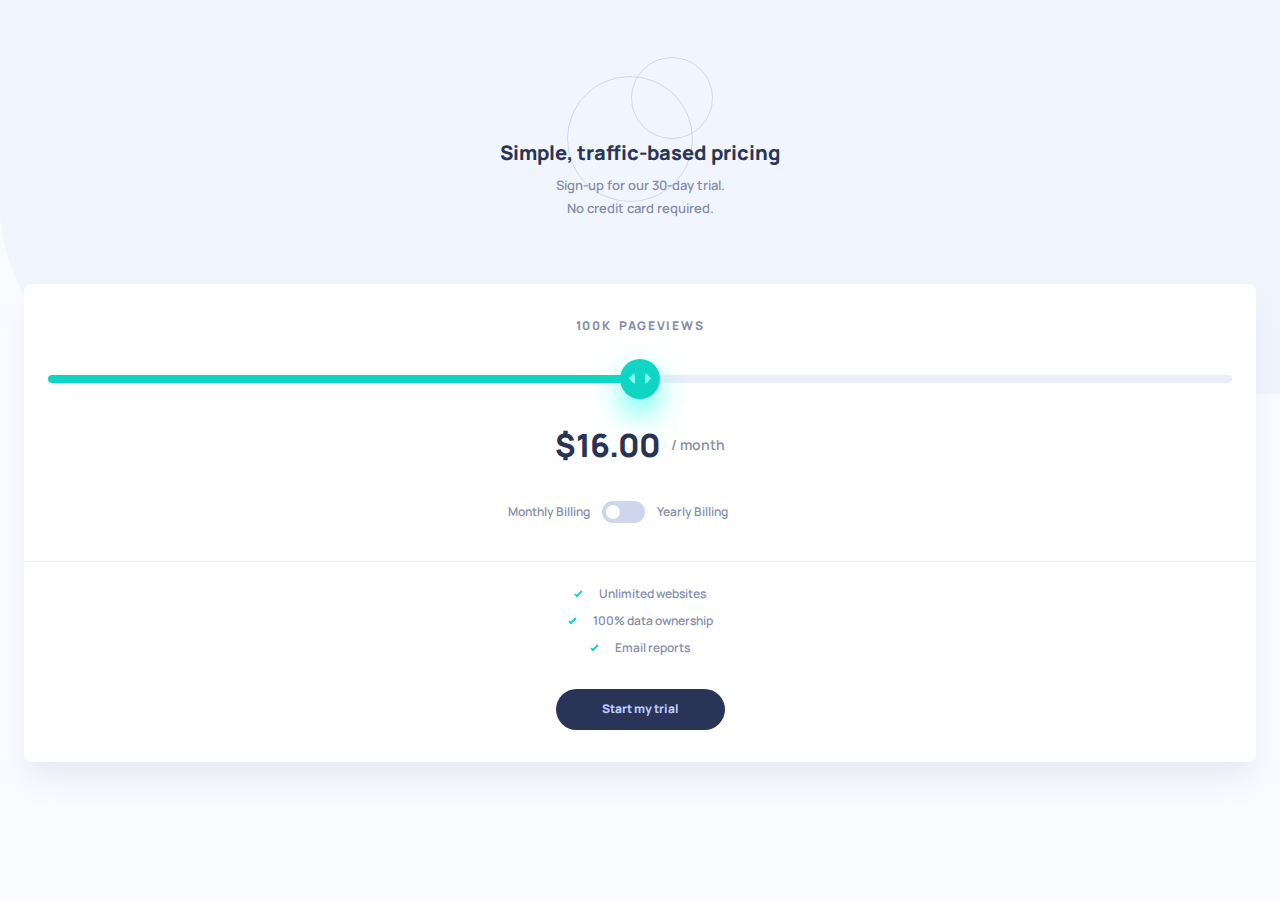
<file: index.html>
<!DOCTYPE html>
<html lang="en">
  <head>
    <meta charset="UTF-8" />
    <meta http-equiv="X-UA-Compatible" content="IE=edge" />
    <meta name="viewport" content="width=device-width, initial-scale=1.0" />
    <link rel="icon" type="image/png" href="./images/favicon-32x32.png" />
    <link rel="stylesheet" href="./style.css" />
    <title>interactive-pricing-component</title>
  </head>
  <body>
    <header class="header">
      <h1>Simple, traffic-based pricing</h1>
      <p class="header-txt">
        Sign-up for our 30-day trial. <br />
        No credit card required.
      </p>
    </header>
    <div class="pricing-card">
      <div class="pricing-box">
        <h2><span class="folowers-number">100K </span> &nbsp PAGEVIEWS</h2>
        <div class="range-slider">
          <input
            type="range"
            min="10000"
            max="1000000"
            name="views"
            id="views"
            step="1000"
          />
        </div>
        <div class="price-tag">
          <h3 class="amount">$16.00</h3>
          <h3 class="yearly-price">$144</h3>
          <h3 class="period">/ month</h3>
          <h3 class="yearly">/ year</h3>
        </div>
        <div class="billing-box">
          <p class="monthly-Billing">Monthly Billing</p>
          <label class="switch">
            <input type="checkbox" />
            <span class="slider"></span>
          </label>
          <p class="yearly-billing">Yearly Billing</p>
          <div class="discount-box">
            <p class="discount">-25%</p>
            <p class="discount-desktop">25% discount</p>
          </div>
        </div>
      </div>
      <div class="service-container">
        <div class="service-box">
          <p class="service">
            <img src="./images/icon-check.svg" alt="check" /> Unlimited websites
          </p>
          <p class="service">
            <img src="./images/icon-check.svg" alt="check" />100% data ownership
          </p>
          <p class="service">
            <img src="./images/icon-check.svg" alt="check" />Email reports
          </p>
        </div>
        <button class="cta-btn" type="button">Start my trial</button>
      </div>
    </div>
    <script src="./script.js"></script>
  </body>
</html>
</file>
<file: style.css>
@import url("https://fonts.googleapis.com/css2?family=Manrope:wght@600;800&display=swap");

* {
  margin: 0;
  padding: 0;
  box-sizing: border-box;
}

:root {
  --white: #ffffff;
  --mainbackground: #fafbff;
  --EmptySliderBar: #eaeefa;
  --togglebackground: #ced6ee;
  --text: #858ead;
  --headerCTABackground: hsl(226, 36%, 25%);

  --slider: hsl(174, 86%, 45%);
  --fullSliderBar: hsl(174, 77%, 80%);
  --activeSlider: hsl(174, 65%, 41%);
  --discountBackground: #feede7;
  --discountText: #ff8c66;
  --CText: hsl(226, 100%, 87%);
}

body {
  display: flex;
  flex-direction: column;
  justify-content: center;
  gap: 64px;
  height: 100vh;
  max-width: 100vw;
  font-family: "Manrope", sans-serif;
  font-weight: 600;
  font-size: 15px;
  background-color: var(--mainbackground);
  background-image: url("./images/pattern-circles.svg"),
    url("./images/bg-pattern.svg");
  background-repeat: no-repeat;
  background-position: center 57px, left -55px;
  padding: 0 24px;
}

.header {
  width: 100%;
}

h1 {
  font-style: normal;
  font-weight: 800;
  font-size: 20px;
  line-height: 27px;
  text-align: center;
  color: var(--headerCTABackground);
  margin-bottom: 8px;
}

.header-txt {
  font-size: 13px;
  line-height: 23px;
  text-align: center;
  color: var(--text);
}

/* pricing-card*/
.pricing-card {
  box-shadow: 0px 20px 30px -5px rgba(127, 137, 185, 0.152073);
  border-radius: 8px;

  background-color: var(--white);
}
/*pricing-box*/

.pricing-box {
  display: flex;
  flex-wrap: wrap;

  /*flex-direction: column;
  align-items: center;*/
  padding: 34px 24px 38px;
}

h2 {
  display: flex;
  justify-content: center;
  width: 100%;
  order: 1;
  font-weight: 800;
  font-size: 12px;
  line-height: 16px;
  text-align: center;
  letter-spacing: 1.71429px;
  text-transform: uppercase;
  color: var(--text);
}

.range-slider {
  order: 2;
  width: 100%;
  display: flex;

  margin: 41px 0 40px;
}

#views {
  -webkit-appearance: none;
  width: 100%;
  height: 8px;
  border-radius: 5px;
  background-color: var(--EmptySliderBar);
  background-image: linear-gradient(#10d5c2, #10d5c2);
  background-size: 50%, 50%;
  background-repeat: no-repeat;
}

#views::-webkit-slider-thumb {
  -webkit-appearance: none;
  appearance: none;
  width: 40px;
  height: 40px;
  background-color: var(--slider);

  background-image: url("./images/icon-slider.svg");
  background-repeat: no-repeat;
  background-position: center;
  border-radius: 50%;
  box-shadow: 0px 15px 30px rgba(0, 255, 231, 0.6);
  cursor: pointer;
}

#views::-moz-range-thumb {
  width: 40px;
  height: 40px;
  background-color: var(--slider);
  border-radius: 50%;
  box-shadow: 0px 15px 30px rgba(0, 255, 231, 0.6);
  cursor: pointer;
}

#views::-webkit-slider-thumb:hover {
  background-color: var(--activeSlider);
}

#views::-moz-range-thumb:hover {
  background-color: var(--activeSlider);
}

.price-tag {
  width: 100%;
  order: 3;
  display: flex;
  justify-content: center;
  align-items: center;
  gap: 10px;
}

.amount,
.yearly-price {
  font-weight: 800;
  font-size: 32px;
  line-height: 44px;
  text-align: right;
  letter-spacing: -0.8px;
  color: var(--headerCTABackground);
  color: #293356;
}

.hide-amount {
  display: none;
}

.yearly-price {
  display: none;
}

.yearly-price-show {
  display: block;
}

.period,
.yearly {
  font-weight: 600;
  font-size: 14px;
  line-height: 19px;
  text-align: center;
  color: var(--text);
  color: #848ead;
}

.hide-period {
  display: none;
}

.yearly {
  display: none;
}

.show-yearly {
  display: block;
}

.billing-box {
  width: 100%;
  display: flex;
  align-items: center;
  order: 4;
  justify-content: center;
  margin-top: 34px;
}

.monthly-Billing,
.yearly-billing {
  font-size: 12px;
  line-height: 16px;
  color: var(--text);
}

/*toggle switch*/

.switch {
  position: relative;
  display: inline-block;
  width: 43px;
  height: 22px;
  margin: 0 12px;
}

.switch input {
  width: 0;
  height: 0;
  opacity: 0;
}

.slider {
  position: absolute;
  cursor: pointer;
  top: 0;
  left: 0;
  right: 0;
  bottom: 0;
  border-radius: 15px;
  background-color: var(--togglebackground);
  -webkit-transition: 0.4s;
  transition: 0.4s;
}

.slider::before {
  position: absolute;
  content: "";
  width: 14px;
  height: 14px;
  left: 4px;
  bottom: 4px;
  border-radius: 50%;
  background-color: var(--white);
  -webkit-transition: 0.4s;
  transition: 0.4s;
}

input:checked + .slider {
  background-color: var(--fullSliderBar);
}

input:checked + .slider::before {
  -webkit-transform: translateX(21px);
  -ms-transform: translateX(21px);
  transform: translateX(21px);
}

.discount-desktop {
  display: none;
}

.discount-box {
  background: var(--discountBackground);
  padding: 2px 8px 3px 7px;
  margin-left: 5px;
  border-radius: 9.5px;
  opacity: 0;
  transition: all 0.4s;
}

/*to show and hide yearly prıce  discount*/
.show {
  opacity: 1;
}

.discount,
.discount-desktop {
  font-weight: 800;
  font-size: 10px;
  line-height: 14px;
  text-align: center;
  color: var(--discountText);
}

/*service-container*/

.service-container {
  display: flex;
  flex-direction: column;
  align-items: center;
  gap: 33px;
  padding: 24px 0 32px;
  border-top: 1px solid var(--EmptySliderBar);
}

.service-box {
  display: flex;
  flex-direction: column;
  gap: 11px;
}

.service {
  display: flex;
  align-items: center;
  justify-content: center;
  gap: 16px;

  font-size: 12px;
  line-height: 16px;
  color: var(--text);
  color: #848ead;
}

.cta-btn {
  font-family: "Manrope", sans-serif;

  font-weight: 800;
  font-size: 12px;
  line-height: 16px;
  border: none;
  background-color: var(--headerCTABackground);
  color: var(--CText);
  border-radius: 20.5px;
  padding: 12px 46px 13px;
}

.cta-btn:hover,
.cta-btn:active {
  color: var(--white);
  transition: 0.4s;
}

@media (min-width: 1440px) {
  body {
    gap: 91px;
    padding: 0 450px;
    background-position: center 87px, center top;
  }

  h1 {
    font-size: 28px;
    line-height: 38px;
    margin-bottom: 12px;
  }

  .header-txt {
    font-size: 15px;
    line-height: 20px;
  }

  br {
    display: none;
  }

  /*pricing-box*/

  .pricing-box {
    padding: 40px 48px;
  }

  h2 {
    width: 50%;
    justify-content: flex-start;
    align-self: center;
    font-size: 14px;
    line-height: 19px;

    letter-spacing: 2px;
  }

  /*price-tag*/

  .price-tag {
    width: 50%;
    justify-content: flex-end;

    order: 2;
  }

  .amount,
  .yearly-price {
    font-size: 40px;
    line-height: 55px;

    letter-spacing: -1px;
  }

  .period {
    font-size: 14px;
    line-height: 19px;
  }

  .range-slider {
    order: 3;
    margin: 40px 0 56px;
  }
  .switch {
    margin: 0 16px;
  }

  .billing-box {
    /* align-self: flex-end;*/
    justify-content: flex-end;
    margin-top: 0;
  }

  .discount-box {
    margin-left: 9px;
  }

  .discount {
    display: none;
  }

  .discount-desktop {
    display: block;
  }

  .service-container {
    flex-direction: row;
    justify-content: space-between;
    padding: 32px 48px 33px 48px;
  }
}
</file>
